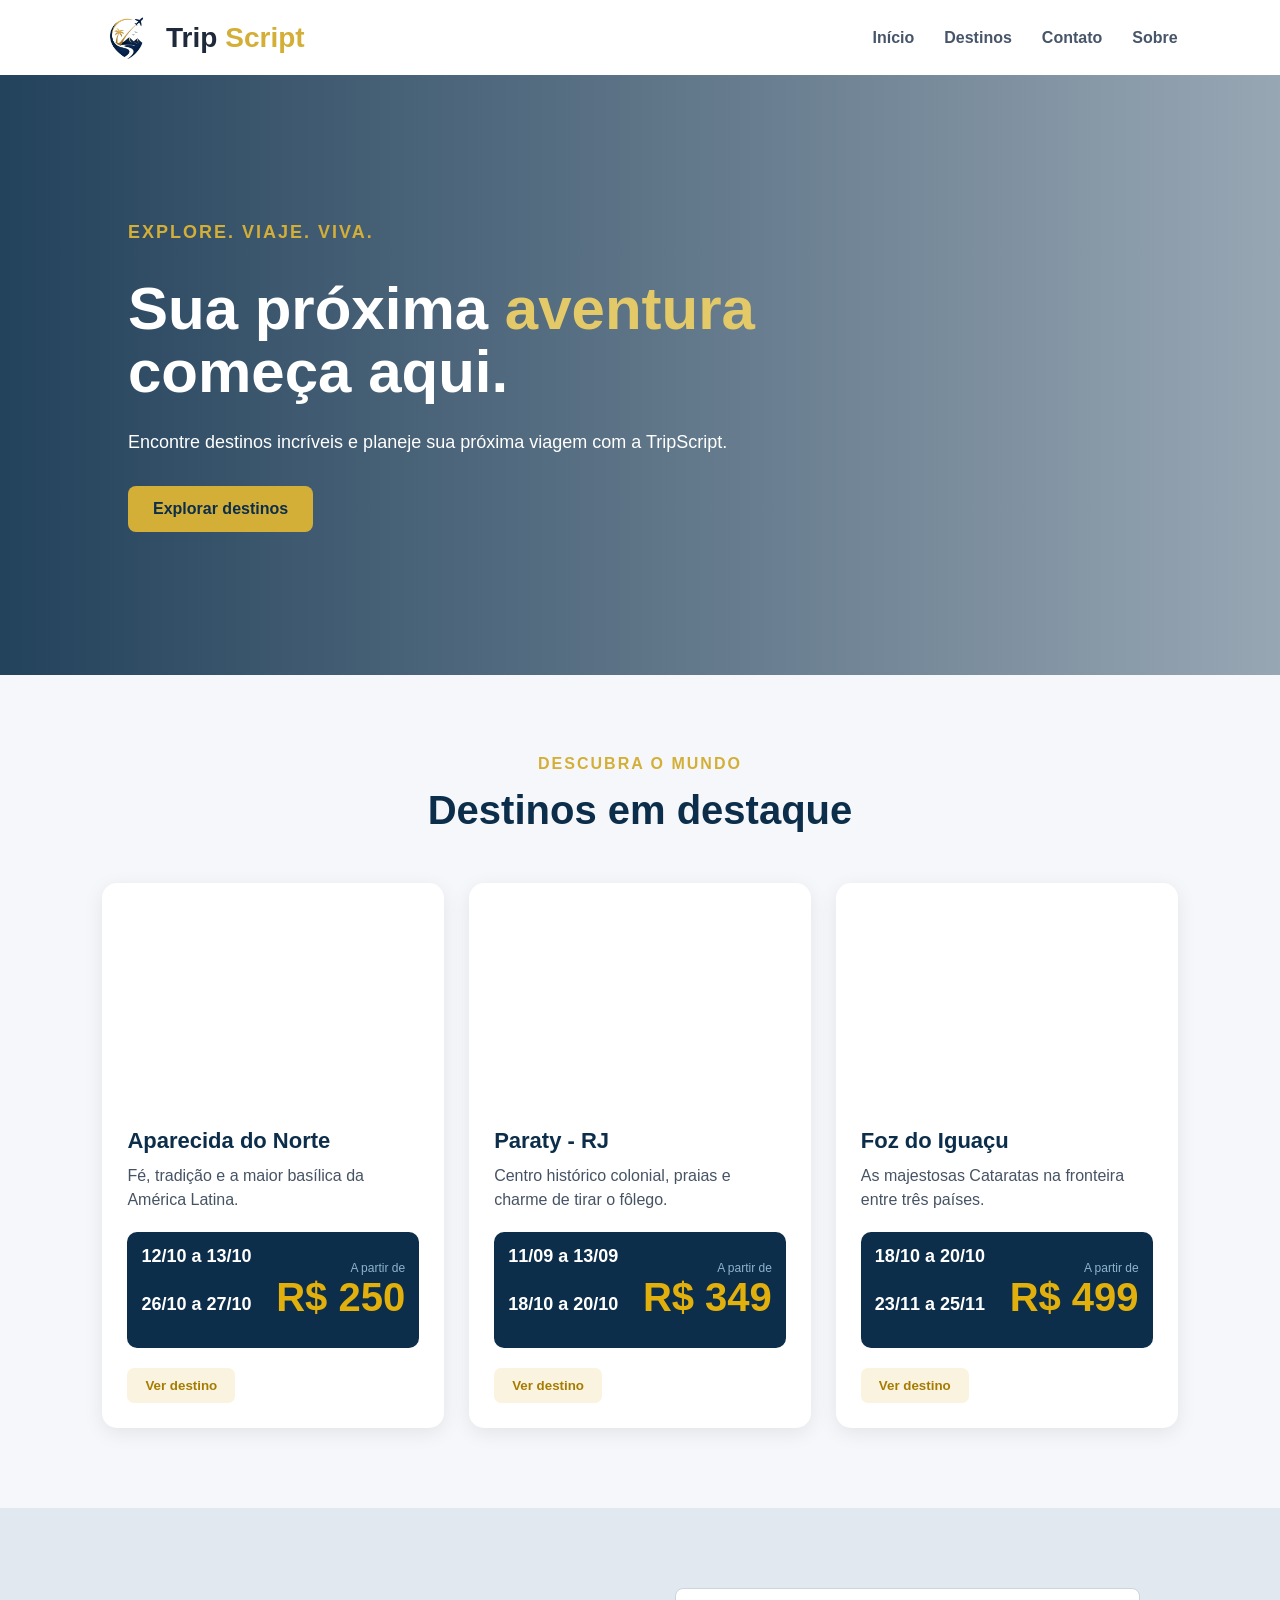
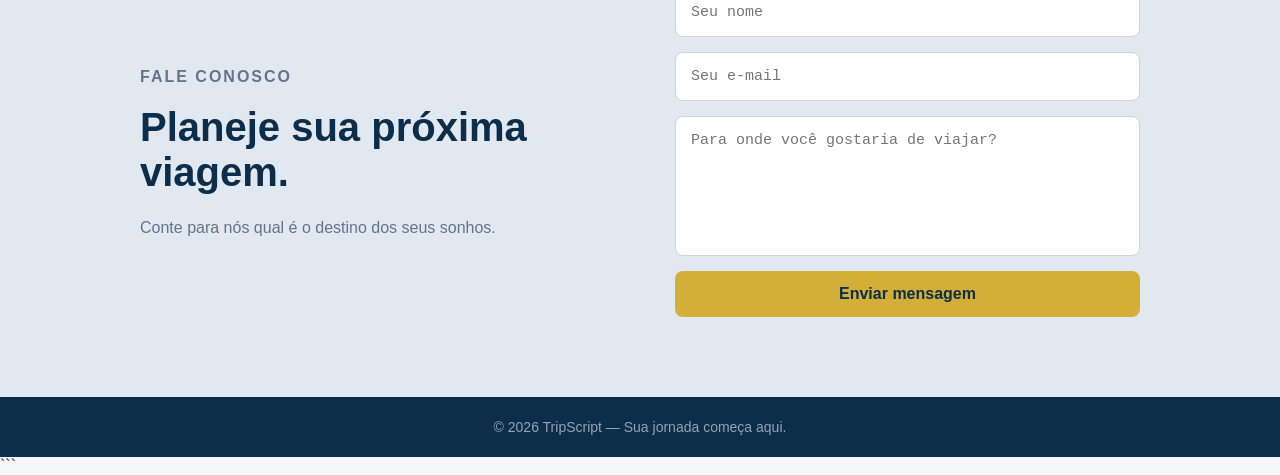
<file: index.html>
<!DOCTYPE html>
<html lang="pt-BR">

<head>
    <meta charset="UTF-8">
    <meta name="viewport" content="width=device-width, initial-scale=1.0">
    <title>TripScript | Agência de Viagens</title>
    <link rel="stylesheet" href="style.css">
</head>

<body>

    <header>
        <div class="logo">
            <img src="imagens/logo.png" alt="TripScript - Agência de Viagens" class="logo-icon">
            Trip<span>Script</span>
        </div>

        <nav>
            <a href="#inicio">Início</a>
            <a href="#destinos">Destinos</a>
            <a href="#contato">Contato</a>
            <a href="sobre.html">Sobre</a>
        </nav>
    </header>

    <section id="inicio" class="hero">

        <div class="hero-text">

            <p class="subtitle">
                EXPLORE. VIAJE. VIVA.
            </p>

            <h1>
                Sua próxima
                <span>aventura</span>
                começa aqui.
            </h1>

            <p>
                Encontre destinos incríveis e planeje
                sua próxima viagem com a TripScript.
            </p>

            <a href="#destinos" class="main-button">
                Explorar destinos
            </a>

        </div>

    </section>

    <section id="destinos">

        <div class="section-title">

            <p class="subtitle">
                DESCUBRA O MUNDO
            </p>

            <h2>
                Destinos em destaque
            </h2>

        </div>

        <div class="destinos">

            <div class="card">

                <div class="card-image aparecida"></div>

                <div class="card-content">

                    <h3>
                        Aparecida do Norte
                    </h3>

                    <p>
                        Fé, tradição e a maior basílica
                        da América Latina.
                    </p>

                    <div class="price-box">

                        <div class="dates">
                            <p>12/10 a 13/10</p>
                            <p>26/10 a 27/10</p>
                        </div>

                        <div class="price">
                            <span>A partir de</span>
                            <strong>R$ 250</strong>
                        </div>

                    </div>

                    <button>
                        Ver destino
                    </button>

                </div>

            </div>

            <div class="card">

                <div class="card-image paraty"></div>

                <div class="card-content">

                    <h3>
                        Paraty - RJ
                    </h3>

                    <p>
                        Centro histórico colonial, praias
                        e charme de tirar o fôlego.
                    </p>

                    <div class="price-box">

                        <div class="dates">
                            <p>11/09 a 13/09</p>
                            <p>18/10 a 20/10</p>
                        </div>

                        <div class="price">
                            <span>A partir de</span>
                            <strong>R$ 349</strong>
                        </div>

                    </div>

                    <button>
                        Ver destino
                    </button>

                </div>

            </div>

            <div class="card">

                <div class="card-image foz"></div>

                <div class="card-content">

                    <h3>
                        Foz do Iguaçu
                    </h3>

                    <p>
                        As majestosas Cataratas na
                        fronteira entre três países.
                    </p>

                    <div class="price-box">

                        <div class="dates">
                            <p>18/10 a 20/10</p>
                            <p>23/11 a 25/11</p>
                        </div>

                        <div class="price">
                            <span>A partir de</span>
                            <strong>R$ 499</strong>
                        </div>

                    </div>

                    <button>
                        Ver destino
                    </button>

                </div>

            </div>

        </div>

    </section>

    <section id="contato">

        <div class="contact-container">

            <div class="contact-text">

                <p class="subtitle">
                    FALE CONOSCO
                </p>

                <h2>
                    Planeje sua próxima viagem.
                </h2>

                <p>
                    Conte para nós qual é o destino
                    dos seus sonhos.
                </p>

            </div>

            <form>

                <input
                    type="text"
                    placeholder="Seu nome"
                >

                <input
                    type="email"
                    placeholder="Seu e-mail"
                >

                <textarea
                    placeholder="Para onde você gostaria de viajar?"
                ></textarea>

                <button type="submit">
                    Enviar mensagem
                </button>

            </form>

        </div>

    </section>

    <footer>

        <p>
            © 2026 TripScript — Sua jornada começa aqui.
        </p>

    </footer>

    <script src="script.js"></script>

</body>

</html>
```
</file>
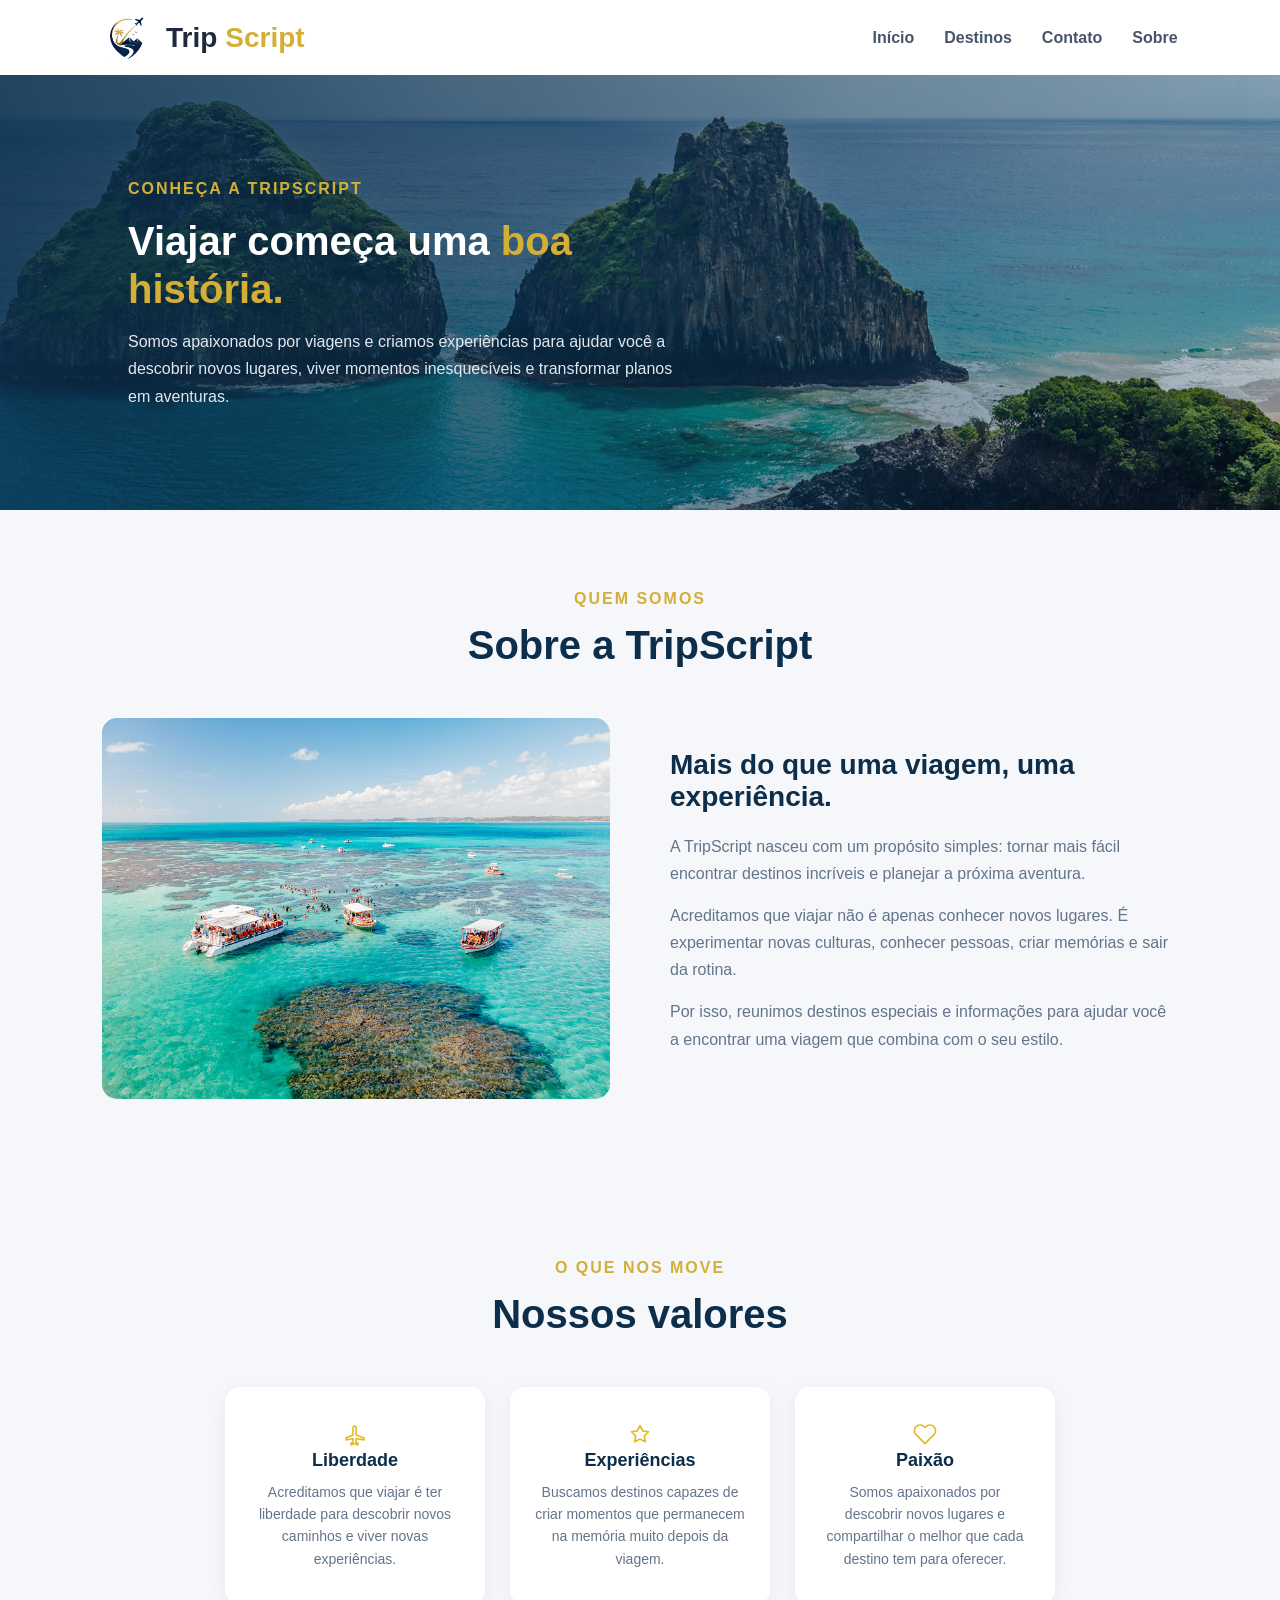
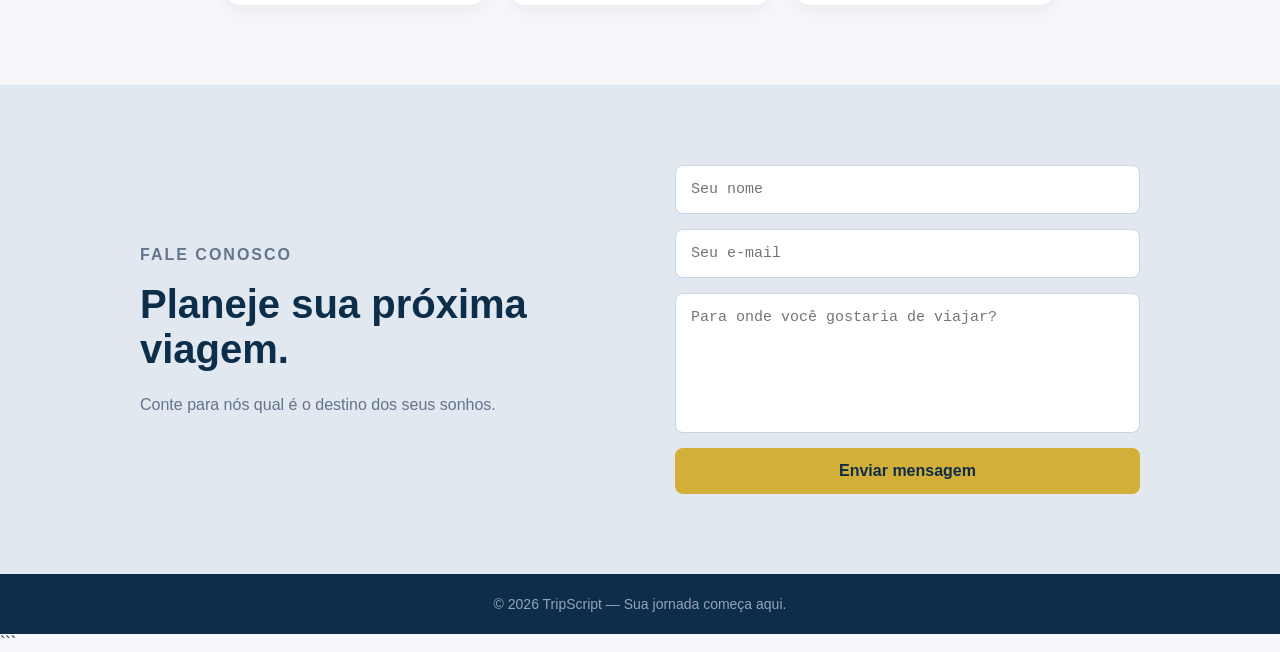
<file: sobre.html>
<!DOCTYPE html>
<html lang="pt-BR">

<head>
    <meta charset="UTF-8">
    <meta name="viewport" content="width=device-width, initial-scale=1.0">
    <title>Sobre | TripScript</title>
    <link rel="stylesheet" href="style.css">
</head>

<body>

    <header>
        <div class="logo">
            <img src="imagens/logo.png" alt="TripScript" class="logo-icon">
            Trip<span>Script</span>
        </div>

        <nav>
            <a href="index.html#inicio">Início</a>
            <a href="index.html#destinos">Destinos</a>
            <a href="index.html#contato">Contato</a>
            <a href="sobre.html">Sobre</a>
        </nav>
    </header>

    <section class="sobre-hero">
        <div class="sobre-hero-text">

            <p class="subtitle">
                CONHEÇA A TRIPSCRIPT
            </p>

            <h1>
                Viajar começa uma
                <span>boa história.</span>
            </h1>

            <p>
                Somos apaixonados por viagens e criamos experiências
                para ajudar você a descobrir novos lugares, viver
                momentos inesquecíveis e transformar planos em
                aventuras.
            </p>

        </div>
    </section>

    <section class="quem-somos">

        <div class="section-title">

            <p class="subtitle">
                QUEM SOMOS
            </p>

            <h2>
                Sobre a TripScript
            </h2>

        </div>

        <div class="quem-somos-grid">

            <img src="imagens/Maragogi.png" alt="Maragogi">

            <div class="quem-somos-texto">

                <h2>
                    Mais do que uma viagem, uma experiência.
                </h2>

                <p>
                    A TripScript nasceu com um propósito simples:
                    tornar mais fácil encontrar destinos incríveis e
                    planejar a próxima aventura.
                </p>

                <p>
                    Acreditamos que viajar não é apenas conhecer
                    novos lugares. É experimentar novas culturas,
                    conhecer pessoas, criar memórias e sair da
                    rotina.
                </p>

                <p>
                    Por isso, reunimos destinos especiais e
                    informações para ajudar você a encontrar uma
                    viagem que combina com o seu estilo.
                </p>

            </div>

        </div>

    </section>

    <section class="valores">

        <div class="section-title">

            <p class="subtitle">
                O QUE NOS MOVE
            </p>

            <h2>
                Nossos valores
            </h2>

        </div>

        <div class="valores-grid">

            <div class="valor-card">

                <svg width="24" height="24" viewBox="0 0 24 24"
                    fill="none" xmlns="http://www.w3.org/2000/svg">

                    <path
                        d="M21 16L13 13L13 5.5C13 4.67 12.33 4 11.5 4C10.67 4 10 4.67 10 5.5V13L3 16V18L10 16.5V20L8 21.5V23L11.5 21.5L15 23V21.5L13 20V16.5L21 18V16Z"
                        stroke="#E5B91D"
                        stroke-width="1.6"
                        stroke-linecap="round"
                        stroke-linejoin="round"
                    />

                </svg>

                <h3>Liberdade</h3>

                <p>
                    Acreditamos que viajar é ter liberdade para
                    descobrir novos caminhos e viver novas
                    experiências.
                </p>

            </div>

            <div class="valor-card">

                <svg width="24" height="24" viewBox="0 0 24 24"
                    fill="none" xmlns="http://www.w3.org/2000/svg">

                    <path
                        d="M12 3.5L14.65 8.87L20.57 9.73L16.28 13.91L17.29 19.81L12 17.03L6.71 19.81L7.72 13.91L3.43 9.73L9.35 8.87L12 3.5Z"
                        stroke="#E5B91D"
                        stroke-width="1.6"
                        stroke-linecap="round"
                        stroke-linejoin="round"
                    />

                </svg>

                <h3>Experiências</h3>

                <p>
                    Buscamos destinos capazes de criar momentos que
                    permanecem na memória muito depois da viagem.
                </p>

            </div>

            <div class="valor-card">

                <svg width="24" height="24" viewBox="0 0 24 24"
                    fill="none" xmlns="http://www.w3.org/2000/svg">

                    <path
                        d="M20.84 4.61C19.77 3.54 18.34 2.94 16.85 2.94C15.36 2.94 13.93 3.54 12.86 4.61L12 5.47L11.14 4.61C8.91 2.38 5.29 2.38 3.06 4.61C0.83 6.84 0.83 10.46 3.06 12.69L12 21.63L20.94 12.69C23.17 10.46 23.17 6.84 20.84 4.61Z"
                        stroke="#E5B91D"
                        stroke-width="1.6"
                        stroke-linecap="round"
                        stroke-linejoin="round"
                    />

                </svg>

                <h3>Paixão</h3>

                <p>
                    Somos apaixonados por descobrir novos lugares e
                    compartilhar o melhor que cada destino tem para
                    oferecer.
                </p>

            </div>

        </div>

    </section>

    <section id="contato">

        <div class="contact-container">

            <div class="contact-text">

                <p class="subtitle">
                    FALE CONOSCO
                </p>

                <h2>
                    Planeje sua próxima viagem.
                </h2>

                <p>
                    Conte para nós qual é o destino
                    dos seus sonhos.
                </p>

            </div>

            <form>

                <input
                    type="text"
                    placeholder="Seu nome"
                >

                <input
                    type="email"
                    placeholder="Seu e-mail"
                >

                <textarea
                    placeholder="Para onde você gostaria de viajar?"
                ></textarea>

                <button type="submit">
                    Enviar mensagem
                </button>

            </form>

        </div>

    </section>

    <footer>

        <p>
            © 2026 TripScript — Sua jornada começa aqui.
        </p>

    </footer>

    <script src="script.js"></script>

</body>

</html>
```
</file>
<file: style.css>
* {
    margin: 0;
    padding: 0;
    box-sizing: border-box;
}

body {
    font-family: Arial, Helvetica, sans-serif;
    background-color: #f5f7fa;
    color: #1e293b;
}

header {
    height: 75px;
    background-color: white;
    display: flex;
    align-items: center;
    justify-content: space-between;
    padding: 0 8%;
}

.logo {
    font-size: 28px;
    font-weight: bold;
    display: flex;
    align-items: center;
    gap: 8px;
}

.logo-icon {
    height: 42px;
    width: auto;
}

.logo span {
    color: #d4af37;
}

nav {
    display: flex;
    gap: 30px;
}

nav a {
    text-decoration: none;
    color: #475569;
    font-weight: bold;
}

nav a:hover {
    color: #d4af37;
}

.hero {
    height: 600px;
    display: flex;
    align-items: center;
    padding: 0 10%;
    background:
        linear-gradient(
            90deg,
            rgba(12, 46, 74, 0.9),
            rgba(12, 46, 74, 0.4)
        ),
        url("https://images.unsplash.com/photo-1507525428034-b723cf961d3e")
        center / cover;
}

.hero-text {
    max-width: 650px;
    color: white;
}

.subtitle {
    color: #d4af37;
    font-weight: bold;
    letter-spacing: 2px;
    margin-bottom: 15px;
}

.hero h1 {
    font-size: 60px;
    line-height: 1.05;
    margin-bottom: 25px;
}

.hero h1 span {
    color: #e3c968;
}

.hero-text > p {
    font-size: 18px;
    line-height: 1.6;
    margin-bottom: 30px;
}

.main-button {
    display: inline-block;
    background-color: #d4af37;
    color: #0c2e4a;
    padding: 14px 25px;
    border-radius: 8px;
    text-decoration: none;
    font-weight: bold;
}

#destinos {
    padding: 80px 8%;
}

.section-title {
    text-align: center;
    margin-bottom: 50px;
    max-width: 1200px;
    margin-left: auto;
    margin-right: auto;
}

.section-title h2 {
    font-size: 40px;
    color: #0c2e4a;
}

.destinos {
    max-width: 1200px;
    margin: 0 auto;
    display: grid;
    grid-template-columns: repeat(3, 1fr);
    gap: 25px;
}

.card {
    background: white;
    border-radius: 15px;
    overflow: hidden;
    box-shadow: 0 5px 20px rgba(0, 0, 0, 0.08);
}

.card-image {
    height: 220px;
    background-size: cover;
    background-position: center;
}

.aparecida {
    background-image: url("https://images.unsplash.com/photo-1646684686667-674648a0f529");
}

.paraty {
    background-image: url("https://images.unsplash.com/photo-1562165851-1a87c2b76576");
}

.foz {
    background-image: url("https://images.unsplash.com/photo-1524977433833-bccfc612b232");
}

.card-content {
    padding: 25px;
}

.card-content h3 {
    font-size: 22px;
    margin-bottom: 10px;
    color: #0c2e4a;
}

.card-content p {
    color: #465364;
    line-height: 1.5;
    margin-bottom: 20px;
    min-height: 48px;
}


.price-box {
    background-color: #0c2e4a;
    border-radius: 10px;
    padding: 10px 14px;
    margin-bottom: 20px;
    display: flex;
    align-items: center;
    justify-content: space-between;
    gap: 15px;
}

.price-box .dates p {
    color: white;
    font-size: 18px;
    line-height: 1.6;
    margin: 0;
    font-weight: bold;
}

.price-box .price {
    text-align: right;
}

.price-box .price span {
    display: block;
    color: #8fb3cc;
    font-size: 12px;
}

.price-box .price strong {
    color: #e2b00c;
    font-size: 40px;
}

.card-content button {
    border: none;
    background: #faf3e0;
    color: #a67c00;
    padding: 10px 18px;
    border-radius: 7px;
    cursor: pointer;
    font-weight: bold;
}

#contato {
    padding: 80px 10%;
    background-color: #e2e8f0;
}

.contact-container {
    max-width: 1000px;
    margin: auto;
    display: grid;
    grid-template-columns: 1fr 1fr;
    gap: 70px;
    align-items: center;
}

.contact-container h2 {
    font-size: 40px;
    margin-bottom: 20px;
    color: #0c2e4a;
}

.contact-text p {
    color: #64748b;
    line-height: 1.6;
}

form {
    display: flex;
    flex-direction: column;
    gap: 15px;
}

input,
textarea {
    width: 100%;
    padding: 15px;
    border: 1px solid #cbd5e1;
    border-radius: 8px;
    font-family: 'Courier New', Courier, monospace, Helvetica, sans-serif;
    font-size: 15px;
}

textarea {
    height: 140px;
    resize: none;
}

form button {
    border: none;
    padding: 14px;
    border-radius: 8px;
    background-color: #d4af37;
    color: #0c2e4a;
    font-size: 16px;
    font-weight: bold;
    cursor: pointer;
}

.sobre-hero {
    padding: 100px 10%;
    color: white;
    min-height: 400px;
    display: flex;
    align-items: center;
    background:
        linear-gradient(
            90deg,
            rgba(12, 46, 74, 0.85),
            rgba(12, 46, 74, 0.3)
        ),
        url("imagens/FernandodeNoronha.png")
        center / cover;
}

.sobre-hero-text {
    max-width: 550px;
}

.sobre-hero .subtitle {
    color: #d4af37;
    font-weight: bold;
    letter-spacing: 2px;
    margin-bottom: 15px;
}

.sobre-hero h1 {
    font-size: 40px;
    line-height: 1.2;
    margin-bottom: 15px;
}

.sobre-hero h1 span {
    color: #d4af37;
}

.sobre-hero p {
    font-size: 16px;
    line-height: 1.7;
    color: #e2e8f0;
}

.sobre-conteudo {
    max-width: 800px;
    margin: 0 auto;
    padding: 80px 8%;
}

.sobre-conteudo h2 {
    color: #0c2e4a;
    font-size: 28px;
    margin-bottom: 15px;
}

.sobre-conteudo p {
    color: #64748b;
    line-height: 1.7;
    margin-bottom: 30px;
}

.quem-somos {
    padding: 80px 8%;
}

.quem-somos-grid {
    max-width: 1100px;
    margin: 0 auto;
    display: grid;
    grid-template-columns: 1fr 1fr;
    gap: 60px;
    align-items: center;
}

.quem-somos-grid img {
    width: 100%;
    border-radius: 15px;
}

.quem-somos-texto h2 {
    color: #0c2e4a;
    font-size: 28px;
    margin-bottom: 20px;
}

.quem-somos-texto p {
    color: #64748b;
    line-height: 1.7;
    margin-bottom: 15px;
}

.valores {
    background-color: #f5f7fa;
    padding: 80px 8%;
}

.valores-grid {
    max-width: 1000px;
    margin: 0 auto;
    display: flex;
    flex-wrap: wrap;
    justify-content: center;
    gap: 25px;
}

.valor-card {
    background: white;
    border-radius: 15px;
    box-shadow: 0 5px 20px rgba(0, 0, 0, 0.06);
    padding: 35px 25px;
    text-align: center;
    width: 260px;
}

.valor-card .icone {
    font-size: 32px;
    margin-bottom: 15px;
}

.valor-card h3 {
    color: #0c2e4a;
    font-size: 18px;
    margin-bottom: 10px;
}

.valor-card p {
    color: #64748b;
    font-size: 14px;
    line-height: 1.6;
}

footer {
    height: 60px;
    display: flex;
    align-items: center;
    justify-content: center;
    background-color: #0c2e4a;
    color: #94a3b8;
    font-size: 14px;
}
</file>
